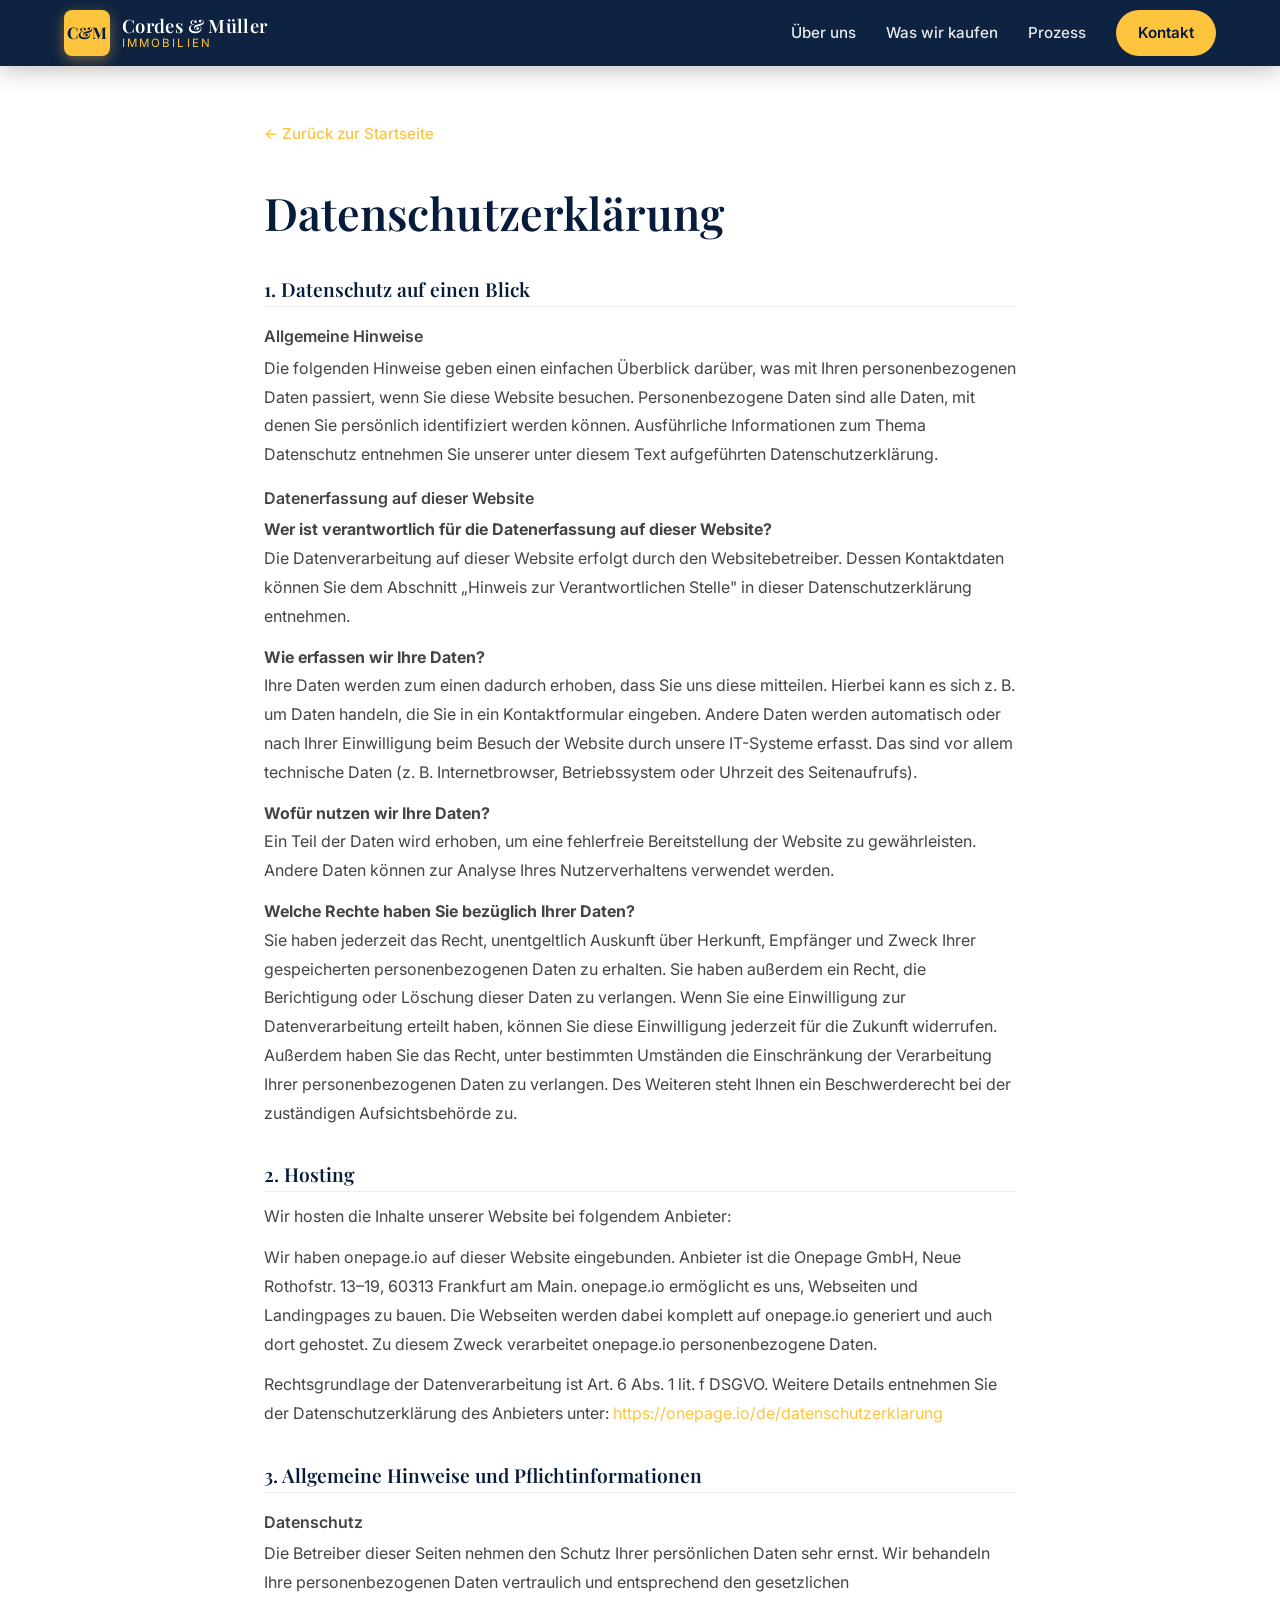
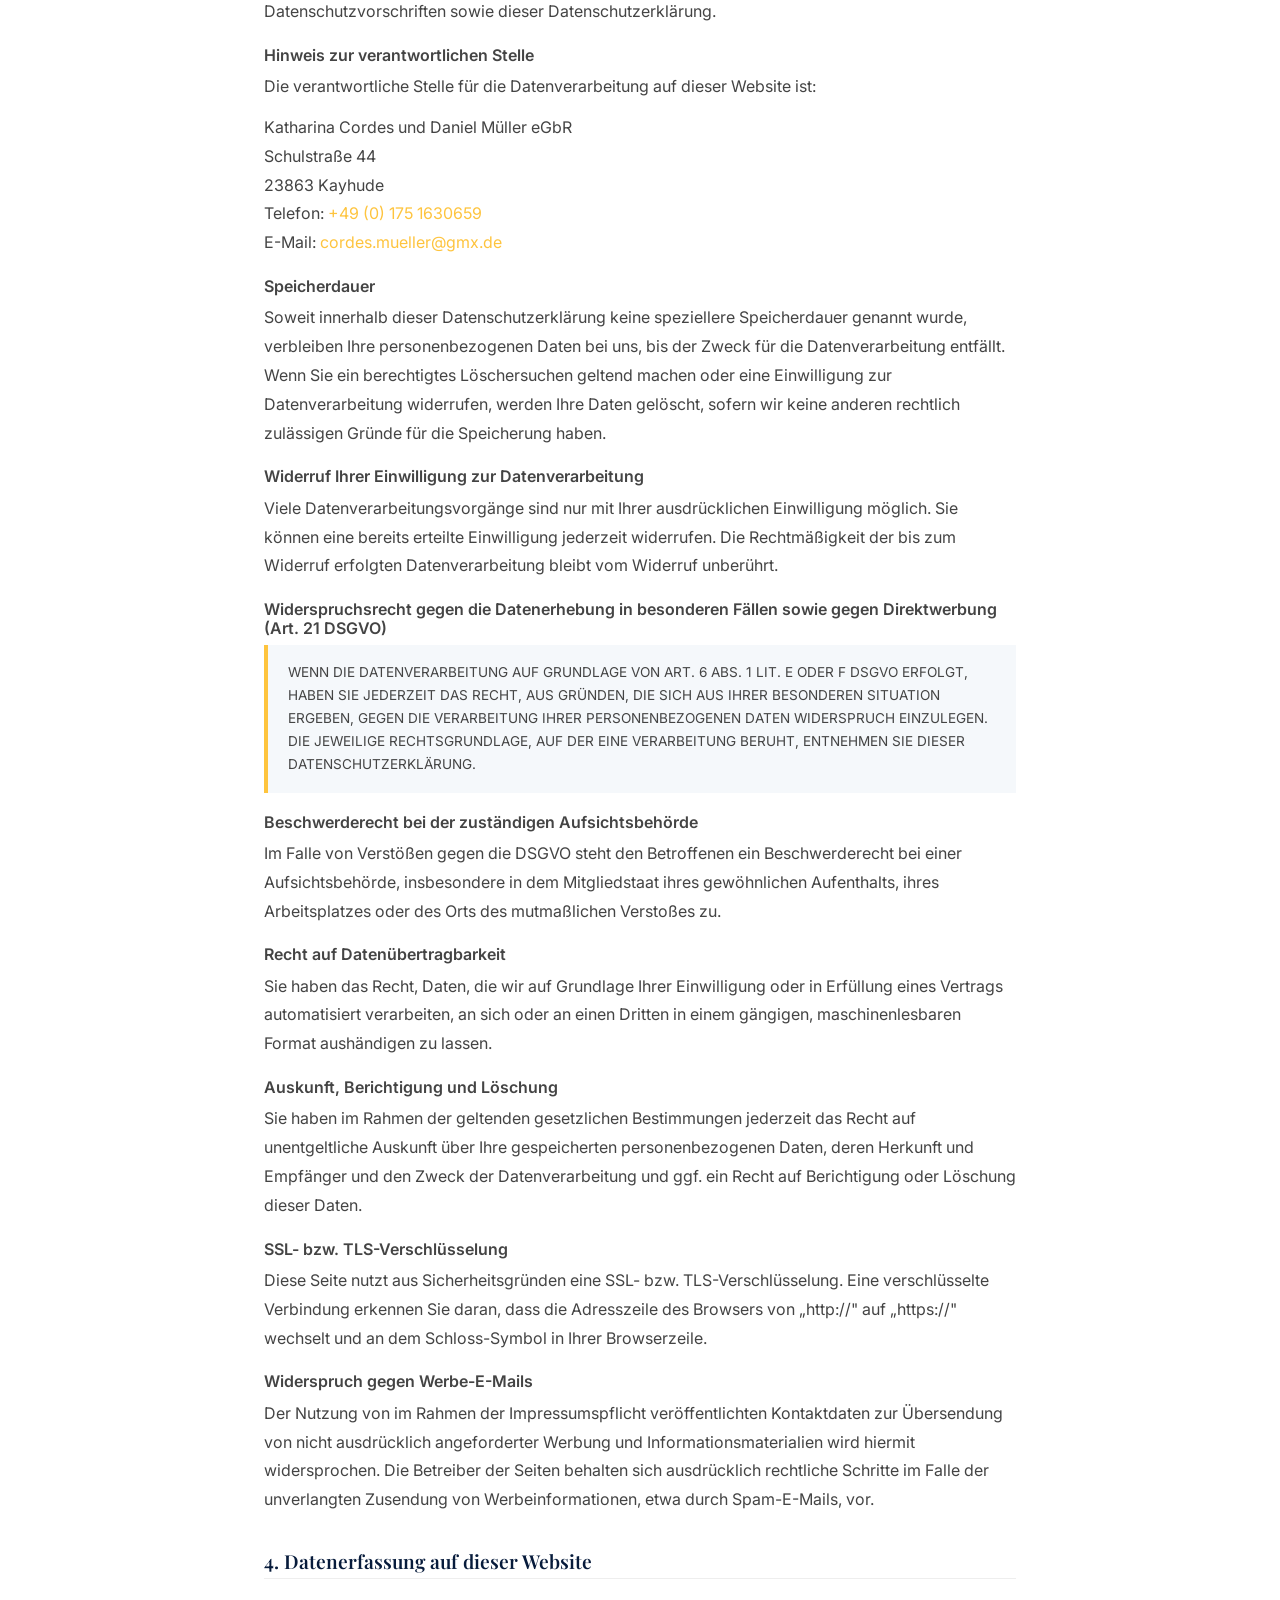
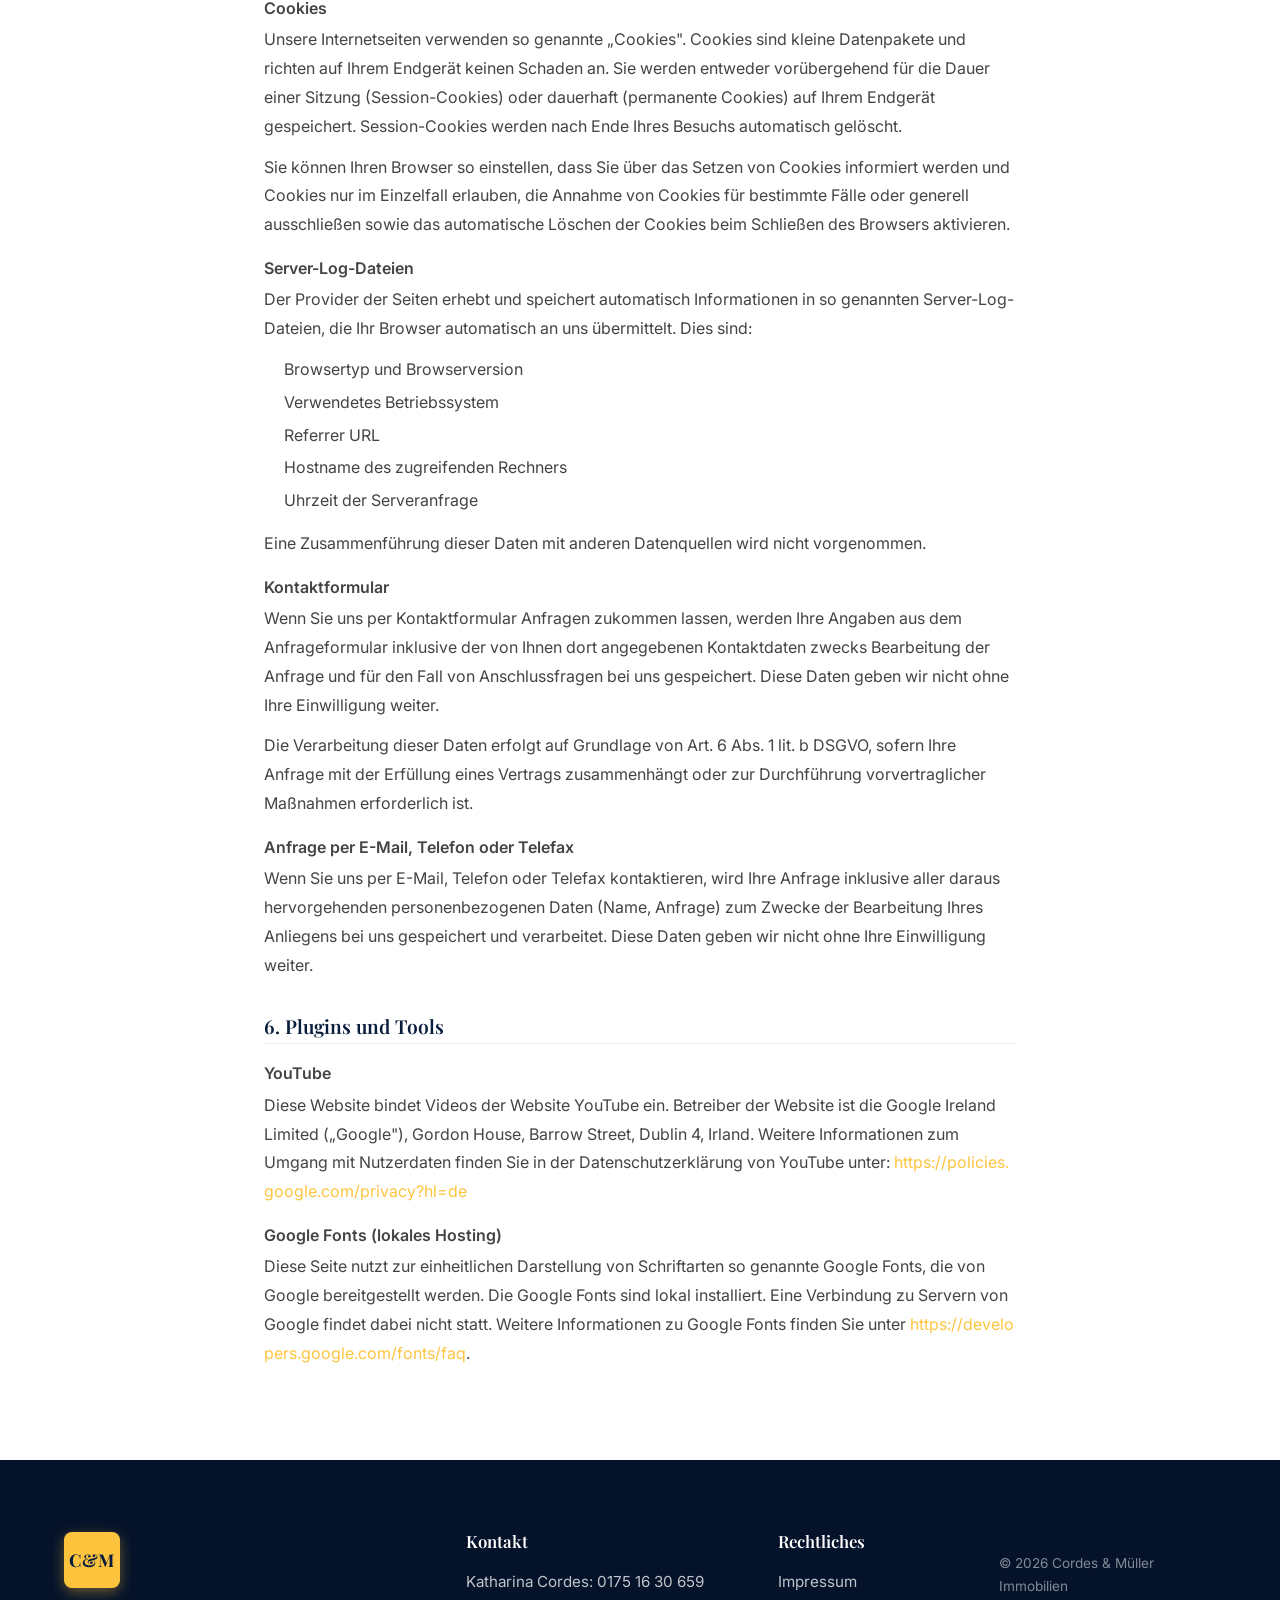
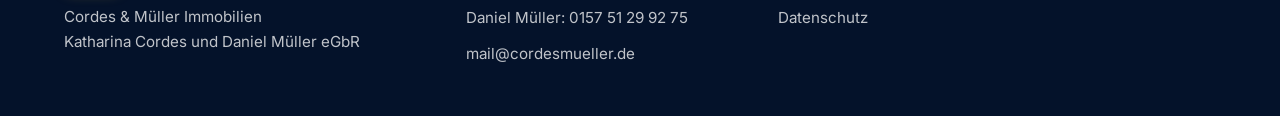
<file: datenschutz.html>
<!DOCTYPE html>
<html lang="de">
<head>
  <meta charset="UTF-8">
  <meta name="viewport" content="width=device-width, initial-scale=1.0">
  <title>Datenschutz – Cordes &amp; Müller Immobilien</title>
  <link rel="preconnect" href="https://fonts.googleapis.com">
  <link rel="preconnect" href="https://fonts.gstatic.com" crossorigin>
  <link href="https://fonts.googleapis.com/css2?family=Playfair+Display:wght@400;600&family=Inter:wght@300;400;500&display=swap" rel="stylesheet">
  <link rel="stylesheet" href="style.css">
  <style>
    .legal-page { padding: 120px 0 80px; min-height: 80vh; }
    .legal-page h1 { font-size: clamp(2rem, 4vw, 2.8rem); margin-bottom: 40px; }
    .legal-page h2 { font-size: 1.2rem; margin: 36px 0 10px; color: var(--green-dark, #071b3b); border-bottom: 1px solid #eee; padding-bottom: 6px; }
    .legal-page h3 { font-size: 1rem; margin: 20px 0 8px; color: #444; font-family: var(--font-body, sans-serif); font-weight: 600; }
    .legal-page p { margin-bottom: 12px; line-height: 1.8; color: #444; }
    .legal-page a { color: var(--gold, #fec43e); word-break: break-all; }
    .legal-page ul { margin: 0 0 14px 20px; color: #444; line-height: 1.8; }
    .legal-page ul li { margin-bottom: 4px; }
    .back-link { display: inline-flex; align-items: center; gap: 8px; margin-bottom: 40px; font-size: 0.95rem; color: var(--green-dark, #071b3b); font-weight: 500; }
    .back-link:hover { text-decoration: underline; }
    .uppercase-block { text-transform: uppercase; font-size: 0.85rem; line-height: 1.7; background: #f5f8fb; padding: 16px 20px; border-left: 4px solid var(--gold, #fec43e); margin-bottom: 14px; }
  </style>
</head>
<body>

  <header class="nav scrolled">
    <div class="nav-inner container">
      <a href="index.html" class="logo">
        <span class="logo-mark">C&amp;M</span>
        <span class="logo-text">
          <strong>Cordes &amp; Müller</strong>
          <small>Immobilien</small>
        </span>
      </a>
      <nav class="nav-links" aria-label="Hauptnavigation">
        <a href="index.html#ueber-uns">Über uns</a>
        <a href="index.html#kaufen">Was wir kaufen</a>
        <a href="index.html#prozess">Prozess</a>
        <a href="index.html#kontakt" class="nav-cta">Kontakt</a>
      </nav>
    </div>
  </header>

  <main class="legal-page">
    <div class="container" style="max-width:800px;">
      <a href="index.html" class="back-link">← Zurück zur Startseite</a>
      <h1>Datenschutzerklärung</h1>

      <h2>1. Datenschutz auf einen Blick</h2>

      <h3>Allgemeine Hinweise</h3>
      <p>Die folgenden Hinweise geben einen einfachen Überblick darüber, was mit Ihren personenbezogenen Daten passiert, wenn Sie diese Website besuchen. Personenbezogene Daten sind alle Daten, mit denen Sie persönlich identifiziert werden können. Ausführliche Informationen zum Thema Datenschutz entnehmen Sie unserer unter diesem Text aufgeführten Datenschutzerklärung.</p>

      <h3>Datenerfassung auf dieser Website</h3>
      <p><strong>Wer ist verantwortlich für die Datenerfassung auf dieser Website?</strong><br>
      Die Datenverarbeitung auf dieser Website erfolgt durch den Websitebetreiber. Dessen Kontaktdaten können Sie dem Abschnitt „Hinweis zur Verantwortlichen Stelle" in dieser Datenschutzerklärung entnehmen.</p>

      <p><strong>Wie erfassen wir Ihre Daten?</strong><br>
      Ihre Daten werden zum einen dadurch erhoben, dass Sie uns diese mitteilen. Hierbei kann es sich z. B. um Daten handeln, die Sie in ein Kontaktformular eingeben. Andere Daten werden automatisch oder nach Ihrer Einwilligung beim Besuch der Website durch unsere IT-Systeme erfasst. Das sind vor allem technische Daten (z. B. Internetbrowser, Betriebssystem oder Uhrzeit des Seitenaufrufs).</p>

      <p><strong>Wofür nutzen wir Ihre Daten?</strong><br>
      Ein Teil der Daten wird erhoben, um eine fehlerfreie Bereitstellung der Website zu gewährleisten. Andere Daten können zur Analyse Ihres Nutzerverhaltens verwendet werden.</p>

      <p><strong>Welche Rechte haben Sie bezüglich Ihrer Daten?</strong><br>
      Sie haben jederzeit das Recht, unentgeltlich Auskunft über Herkunft, Empfänger und Zweck Ihrer gespeicherten personenbezogenen Daten zu erhalten. Sie haben außerdem ein Recht, die Berichtigung oder Löschung dieser Daten zu verlangen. Wenn Sie eine Einwilligung zur Datenverarbeitung erteilt haben, können Sie diese Einwilligung jederzeit für die Zukunft widerrufen. Außerdem haben Sie das Recht, unter bestimmten Umständen die Einschränkung der Verarbeitung Ihrer personenbezogenen Daten zu verlangen. Des Weiteren steht Ihnen ein Beschwerderecht bei der zuständigen Aufsichtsbehörde zu.</p>

      <h2>2. Hosting</h2>
      <p>Wir hosten die Inhalte unserer Website bei folgendem Anbieter:</p>
      <p>Wir haben onepage.io auf dieser Website eingebunden. Anbieter ist die Onepage GmbH, Neue Rothofstr. 13–19, 60313 Frankfurt am Main. onepage.io ermöglicht es uns, Webseiten und Landingpages zu bauen. Die Webseiten werden dabei komplett auf onepage.io generiert und auch dort gehostet. Zu diesem Zweck verarbeitet onepage.io personenbezogene Daten.</p>
      <p>Rechtsgrundlage der Datenverarbeitung ist Art. 6 Abs. 1 lit. f DSGVO. Weitere Details entnehmen Sie der Datenschutzerklärung des Anbieters unter: <a href="https://onepage.io/de/datenschutzerklarung" target="_blank" rel="noopener">https://onepage.io/de/datenschutzerklarung</a></p>

      <h2>3. Allgemeine Hinweise und Pflichtinformationen</h2>

      <h3>Datenschutz</h3>
      <p>Die Betreiber dieser Seiten nehmen den Schutz Ihrer persönlichen Daten sehr ernst. Wir behandeln Ihre personenbezogenen Daten vertraulich und entsprechend den gesetzlichen Datenschutzvorschriften sowie dieser Datenschutzerklärung.</p>

      <h3>Hinweis zur verantwortlichen Stelle</h3>
      <p>Die verantwortliche Stelle für die Datenverarbeitung auf dieser Website ist:</p>
      <p>
        Katharina Cordes und Daniel Müller eGbR<br>
        Schulstraße 44<br>
        23863 Kayhude<br>
        Telefon: <a href="tel:+491751630659">+49 (0) 175 1630659</a><br>
        E-Mail: <a href="mailto:cordes.mueller@gmx.de">cordes.mueller@gmx.de</a>
      </p>

      <h3>Speicherdauer</h3>
      <p>Soweit innerhalb dieser Datenschutzerklärung keine speziellere Speicherdauer genannt wurde, verbleiben Ihre personenbezogenen Daten bei uns, bis der Zweck für die Datenverarbeitung entfällt. Wenn Sie ein berechtigtes Löschersuchen geltend machen oder eine Einwilligung zur Datenverarbeitung widerrufen, werden Ihre Daten gelöscht, sofern wir keine anderen rechtlich zulässigen Gründe für die Speicherung haben.</p>

      <h3>Widerruf Ihrer Einwilligung zur Datenverarbeitung</h3>
      <p>Viele Datenverarbeitungsvorgänge sind nur mit Ihrer ausdrücklichen Einwilligung möglich. Sie können eine bereits erteilte Einwilligung jederzeit widerrufen. Die Rechtmäßigkeit der bis zum Widerruf erfolgten Datenverarbeitung bleibt vom Widerruf unberührt.</p>

      <h3>Widerspruchsrecht gegen die Datenerhebung in besonderen Fällen sowie gegen Direktwerbung (Art. 21 DSGVO)</h3>
      <div class="uppercase-block">
        Wenn die Datenverarbeitung auf Grundlage von Art. 6 Abs. 1 lit. e oder f DSGVO erfolgt, haben Sie jederzeit das Recht, aus Gründen, die sich aus Ihrer besonderen Situation ergeben, gegen die Verarbeitung Ihrer personenbezogenen Daten Widerspruch einzulegen. Die jeweilige Rechtsgrundlage, auf der eine Verarbeitung beruht, entnehmen Sie dieser Datenschutzerklärung.
      </div>

      <h3>Beschwerderecht bei der zuständigen Aufsichtsbehörde</h3>
      <p>Im Falle von Verstößen gegen die DSGVO steht den Betroffenen ein Beschwerderecht bei einer Aufsichtsbehörde, insbesondere in dem Mitgliedstaat ihres gewöhnlichen Aufenthalts, ihres Arbeitsplatzes oder des Orts des mutmaßlichen Verstoßes zu.</p>

      <h3>Recht auf Datenübertragbarkeit</h3>
      <p>Sie haben das Recht, Daten, die wir auf Grundlage Ihrer Einwilligung oder in Erfüllung eines Vertrags automatisiert verarbeiten, an sich oder an einen Dritten in einem gängigen, maschinenlesbaren Format aushändigen zu lassen.</p>

      <h3>Auskunft, Berichtigung und Löschung</h3>
      <p>Sie haben im Rahmen der geltenden gesetzlichen Bestimmungen jederzeit das Recht auf unentgeltliche Auskunft über Ihre gespeicherten personenbezogenen Daten, deren Herkunft und Empfänger und den Zweck der Datenverarbeitung und ggf. ein Recht auf Berichtigung oder Löschung dieser Daten.</p>

      <h3>SSL- bzw. TLS-Verschlüsselung</h3>
      <p>Diese Seite nutzt aus Sicherheitsgründen eine SSL- bzw. TLS-Verschlüsselung. Eine verschlüsselte Verbindung erkennen Sie daran, dass die Adresszeile des Browsers von „http://" auf „https://" wechselt und an dem Schloss-Symbol in Ihrer Browserzeile.</p>

      <h3>Widerspruch gegen Werbe-E-Mails</h3>
      <p>Der Nutzung von im Rahmen der Impressumspflicht veröffentlichten Kontaktdaten zur Übersendung von nicht ausdrücklich angeforderter Werbung und Informationsmaterialien wird hiermit widersprochen. Die Betreiber der Seiten behalten sich ausdrücklich rechtliche Schritte im Falle der unverlangten Zusendung von Werbeinformationen, etwa durch Spam-E-Mails, vor.</p>

      <h2>4. Datenerfassung auf dieser Website</h2>

      <h3>Cookies</h3>
      <p>Unsere Internetseiten verwenden so genannte „Cookies". Cookies sind kleine Datenpakete und richten auf Ihrem Endgerät keinen Schaden an. Sie werden entweder vorübergehend für die Dauer einer Sitzung (Session-Cookies) oder dauerhaft (permanente Cookies) auf Ihrem Endgerät gespeichert. Session-Cookies werden nach Ende Ihres Besuchs automatisch gelöscht.</p>
      <p>Sie können Ihren Browser so einstellen, dass Sie über das Setzen von Cookies informiert werden und Cookies nur im Einzelfall erlauben, die Annahme von Cookies für bestimmte Fälle oder generell ausschließen sowie das automatische Löschen der Cookies beim Schließen des Browsers aktivieren.</p>

      <h3>Server-Log-Dateien</h3>
      <p>Der Provider der Seiten erhebt und speichert automatisch Informationen in so genannten Server-Log-Dateien, die Ihr Browser automatisch an uns übermittelt. Dies sind:</p>
      <ul>
        <li>Browsertyp und Browserversion</li>
        <li>Verwendetes Betriebssystem</li>
        <li>Referrer URL</li>
        <li>Hostname des zugreifenden Rechners</li>
        <li>Uhrzeit der Serveranfrage</li>
      </ul>
      <p>Eine Zusammenführung dieser Daten mit anderen Datenquellen wird nicht vorgenommen.</p>

      <h3>Kontaktformular</h3>
      <p>Wenn Sie uns per Kontaktformular Anfragen zukommen lassen, werden Ihre Angaben aus dem Anfrageformular inklusive der von Ihnen dort angegebenen Kontaktdaten zwecks Bearbeitung der Anfrage und für den Fall von Anschlussfragen bei uns gespeichert. Diese Daten geben wir nicht ohne Ihre Einwilligung weiter.</p>
      <p>Die Verarbeitung dieser Daten erfolgt auf Grundlage von Art. 6 Abs. 1 lit. b DSGVO, sofern Ihre Anfrage mit der Erfüllung eines Vertrags zusammenhängt oder zur Durchführung vorvertraglicher Maßnahmen erforderlich ist.</p>

      <h3>Anfrage per E-Mail, Telefon oder Telefax</h3>
      <p>Wenn Sie uns per E-Mail, Telefon oder Telefax kontaktieren, wird Ihre Anfrage inklusive aller daraus hervorgehenden personenbezogenen Daten (Name, Anfrage) zum Zwecke der Bearbeitung Ihres Anliegens bei uns gespeichert und verarbeitet. Diese Daten geben wir nicht ohne Ihre Einwilligung weiter.</p>

      <h2>6. Plugins und Tools</h2>

      <h3>YouTube</h3>
      <p>Diese Website bindet Videos der Website YouTube ein. Betreiber der Website ist die Google Ireland Limited („Google"), Gordon House, Barrow Street, Dublin 4, Irland. Weitere Informationen zum Umgang mit Nutzerdaten finden Sie in der Datenschutzerklärung von YouTube unter: <a href="https://policies.google.com/privacy?hl=de" target="_blank" rel="noopener">https://policies.google.com/privacy?hl=de</a></p>

      <h3>Google Fonts (lokales Hosting)</h3>
      <p>Diese Seite nutzt zur einheitlichen Darstellung von Schriftarten so genannte Google Fonts, die von Google bereitgestellt werden. Die Google Fonts sind lokal installiert. Eine Verbindung zu Servern von Google findet dabei nicht statt. Weitere Informationen zu Google Fonts finden Sie unter <a href="https://developers.google.com/fonts/faq" target="_blank" rel="noopener">https://developers.google.com/fonts/faq</a>.</p>

    </div>
  </main>

  <footer class="footer">
    <div class="container footer-grid">
      <div class="footer-brand">
        <span class="logo-mark logo-mark-footer">C&amp;M</span>
        <p>Cordes &amp; Müller Immobilien<br>Katharina Cordes und Daniel Müller eGbR</p>
      </div>
      <div class="footer-col">
        <h4>Kontakt</h4>
        <a href="tel:+491751630659">Katharina Cordes: 0175 16 30 659</a>
        <a href="tel:+4915751299275">Daniel Müller: 0157 51 29 92 75</a>
        <a href="mailto:mail@cordesmueller.de">mail@cordesmueller.de</a>
      </div>
      <div class="footer-col">
        <h4>Rechtliches</h4>
        <a href="impressum.html">Impressum</a>
        <a href="datenschutz.html">Datenschutz</a>
      </div>
      <div class="footer-col">
        <p class="footer-small">© 2026 Cordes &amp; Müller Immobilien</p>
      </div>
    </div>
  </footer>

</body>
</html>
</file>
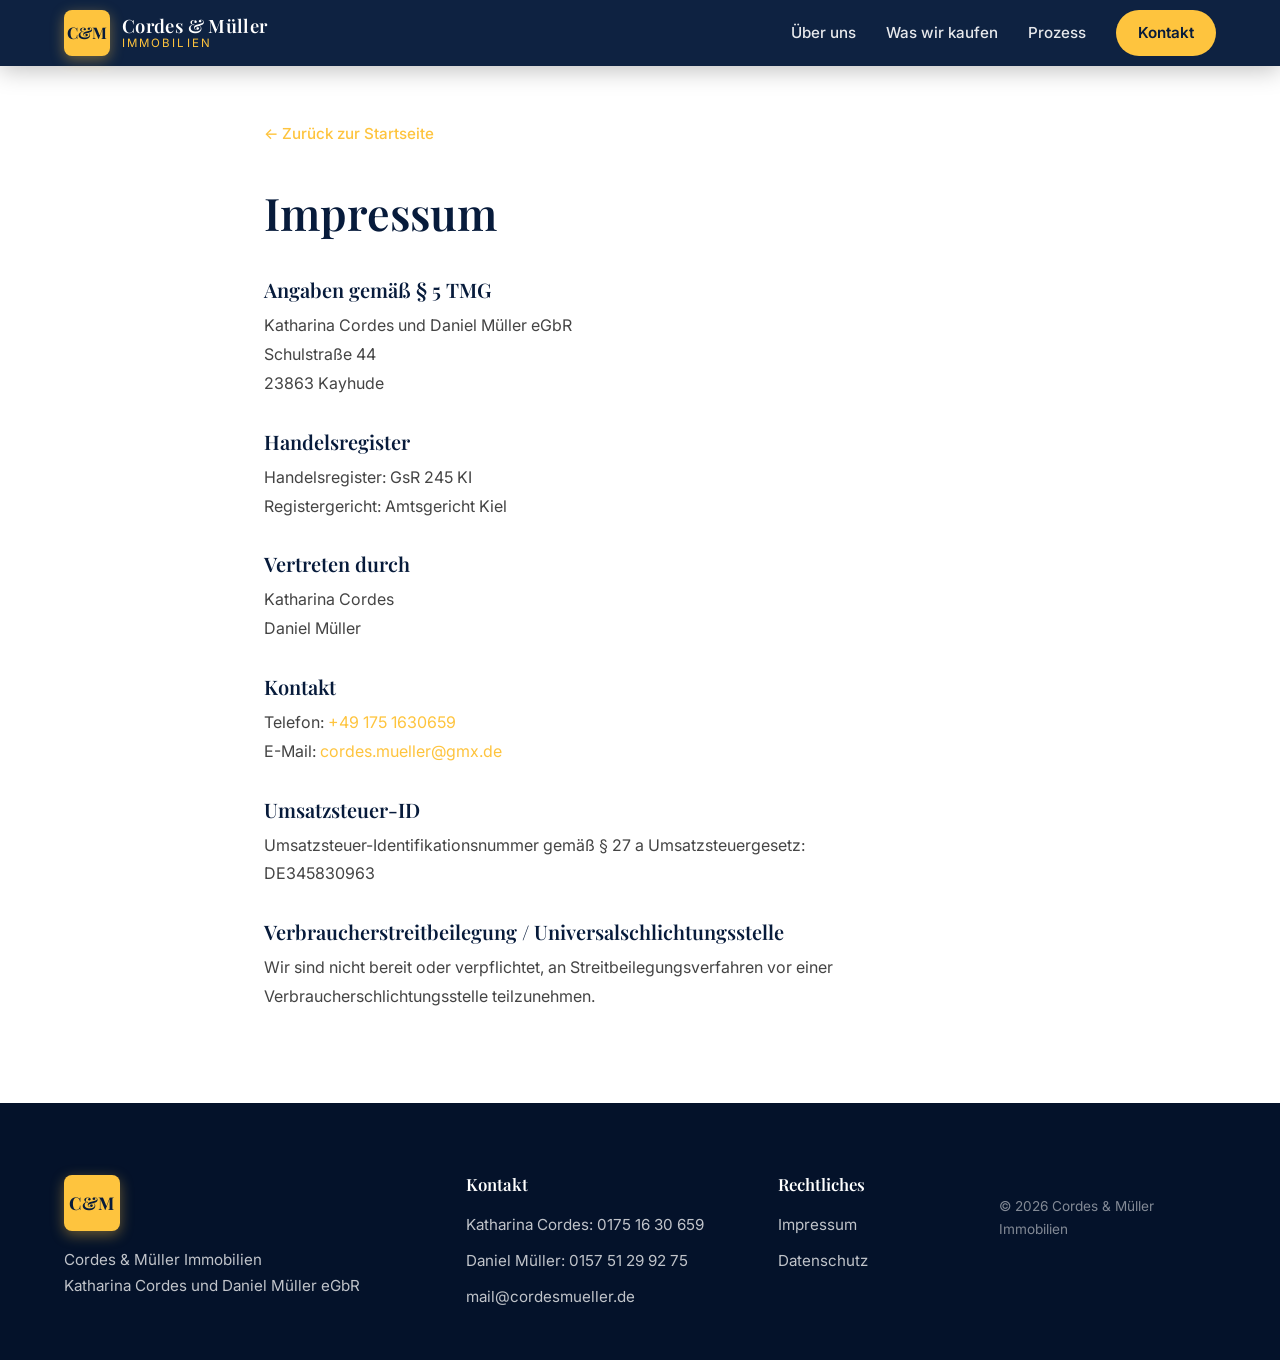
<file: impressum.html>
<!DOCTYPE html>
<html lang="de">
<head>
  <meta charset="UTF-8">
  <meta name="viewport" content="width=device-width, initial-scale=1.0">
  <title>Impressum – Cordes &amp; Müller Immobilien</title>
  <link rel="preconnect" href="https://fonts.googleapis.com">
  <link rel="preconnect" href="https://fonts.gstatic.com" crossorigin>
  <link href="https://fonts.googleapis.com/css2?family=Playfair+Display:wght@400;600&family=Inter:wght@300;400;500&display=swap" rel="stylesheet">
  <link rel="stylesheet" href="style.css">
  <style>
    .legal-page { padding: 120px 0 80px; min-height: 80vh; }
    .legal-page h1 { font-size: clamp(2rem, 4vw, 2.8rem); margin-bottom: 40px; }
    .legal-page h2 { font-size: 1.25rem; margin: 32px 0 10px; color: var(--green-dark, #071b3b); }
    .legal-page p, .legal-page address { margin-bottom: 12px; line-height: 1.8; font-style: normal; color: #444; }
    .legal-page a { color: var(--gold, #fec43e); }
    .back-link { display: inline-flex; align-items: center; gap: 8px; margin-bottom: 40px; font-size: 0.95rem; color: var(--green-dark, #071b3b); font-weight: 500; }
    .back-link:hover { text-decoration: underline; }
  </style>
</head>
<body>

  <header class="nav scrolled">
    <div class="nav-inner container">
      <a href="index.html" class="logo">
        <span class="logo-mark">C&amp;M</span>
        <span class="logo-text">
          <strong>Cordes &amp; Müller</strong>
          <small>Immobilien</small>
        </span>
      </a>
      <nav class="nav-links" aria-label="Hauptnavigation">
        <a href="index.html#ueber-uns">Über uns</a>
        <a href="index.html#kaufen">Was wir kaufen</a>
        <a href="index.html#prozess">Prozess</a>
        <a href="index.html#kontakt" class="nav-cta">Kontakt</a>
      </nav>
    </div>
  </header>

  <main class="legal-page">
    <div class="container" style="max-width:800px;">
      <a href="index.html" class="back-link">← Zurück zur Startseite</a>
      <h1>Impressum</h1>

      <h2>Angaben gemäß § 5 TMG</h2>
      <address>
        Katharina Cordes und Daniel Müller eGbR<br>
        Schulstraße 44<br>
        23863 Kayhude
      </address>

      <h2>Handelsregister</h2>
      <p>
        Handelsregister: GsR 245 KI<br>
        Registergericht: Amtsgericht Kiel
      </p>

      <h2>Vertreten durch</h2>
      <p>
        Katharina Cordes<br>
        Daniel Müller
      </p>

      <h2>Kontakt</h2>
      <p>
        Telefon: <a href="tel:+491751630659">+49 175 1630659</a><br>
        E-Mail: <a href="mailto:cordes.mueller@gmx.de">cordes.mueller@gmx.de</a>
      </p>

      <h2>Umsatzsteuer-ID</h2>
      <p>
        Umsatzsteuer-Identifikationsnummer gemäß § 27 a Umsatzsteuergesetz:<br>
        DE345830963
      </p>

      <h2>Verbraucherstreitbeilegung / Universalschlichtungsstelle</h2>
      <p>
        Wir sind nicht bereit oder verpflichtet, an Streitbeilegungsverfahren vor einer Verbraucherschlichtungsstelle teilzunehmen.
      </p>
    </div>
  </main>

  <footer class="footer">
    <div class="container footer-grid">
      <div class="footer-brand">
        <span class="logo-mark logo-mark-footer">C&amp;M</span>
        <p>Cordes &amp; Müller Immobilien<br>Katharina Cordes und Daniel Müller eGbR</p>
      </div>
      <div class="footer-col">
        <h4>Kontakt</h4>
        <a href="tel:+491751630659">Katharina Cordes: 0175 16 30 659</a>
        <a href="tel:+4915751299275">Daniel Müller: 0157 51 29 92 75</a>
        <a href="mailto:mail@cordesmueller.de">mail@cordesmueller.de</a>
      </div>
      <div class="footer-col">
        <h4>Rechtliches</h4>
        <a href="impressum.html">Impressum</a>
        <a href="datenschutz.html">Datenschutz</a>
      </div>
      <div class="footer-col">
        <p class="footer-small">© 2026 Cordes &amp; Müller Immobilien</p>
      </div>
    </div>
  </footer>

</body>
</html>
</file>
<file: style.css>
/* ============================================================
   Cordes & Müller Immobilien — Style
   Premium One-Page Website
   ============================================================ */

/* ---------- CSS Custom Properties ---------- */
:root {
  --green-dark: #071b3b;
  --green-deep: #04122a;
  --green-mid: #0d2d56;
  --white: #ffffff;
  --off-white: #f5f8fb;
  --gray-light: #f3f3f3;
  --gray: #6b6b6b;
  --gray-dark: #444444;
  --gold: #fec43e;
  --gold-light: #ffd166;
  --gold-dark: #d4a017;

  --font-head: 'Playfair Display', serif;
  --font-body: 'Inter', sans-serif;

  --shadow-sm: 0 4px 14px rgba(7, 27, 59, 0.08);
  --shadow-md: 0 12px 34px rgba(7, 27, 59, 0.14);
  --shadow-lg: 0 24px 60px rgba(7, 27, 59, 0.22);

  --radius: 14px;
  --radius-lg: 24px;

  --container: 1200px;
  --transition: 0.35s cubic-bezier(0.25, 0.46, 0.45, 0.94);
}

/* ---------- Reset & Base ---------- */
*, *::before, *::after {
  margin: 0;
  padding: 0;
  box-sizing: border-box;
}

html {
  scroll-behavior: smooth;
  scroll-padding-top: 80px;
}

body {
  font-family: var(--font-body);
  color: var(--gray-dark);
  background: var(--white);
  line-height: 1.7;
  font-size: 16px;
  -webkit-font-smoothing: antialiased;
  overflow-x: hidden;
}

img {
  max-width: 100%;
  display: block;
}

a {
  text-decoration: none;
  color: inherit;
}

ul {
  list-style: none;
}

.container {
  width: 100%;
  max-width: var(--container);
  margin: 0 auto;
  padding: 0 24px;
}

.section {
  padding: 96px 0;
}

/* ---------- Typography ---------- */
h1, h2, h3, h4 {
  font-family: var(--font-head);
  color: var(--green-dark);
  line-height: 1.15;
  font-weight: 600;
}

.section-title {
  font-size: clamp(2rem, 4.5vw, 3.1rem);
  margin-bottom: 20px;
}

.section-sub {
  font-size: 1.1rem;
  color: var(--gray);
  max-width: 620px;
  margin: 0 auto;
}

.section-head {
  text-align: center;
  margin-bottom: 64px;
}

.section-head .section-title {
  margin-bottom: 14px;
}

.eyebrow {
  font-family: var(--font-body);
  font-size: 0.8rem;
  letter-spacing: 0.22em;
  text-transform: uppercase;
  color: var(--gold);
  font-weight: 600;
  margin-bottom: 14px;
}

.eyebrow-light {
  color: var(--gold-light);
}

.lead {
  font-size: 1.25rem;
  color: var(--green-dark);
  font-weight: 500;
  margin-bottom: 18px;
}

.body {
  color: var(--gray);
  margin-bottom: 20px;
}

/* ============================================================
   NAVIGATION
   ============================================================ */
.nav {
  position: fixed;
  top: 0;
  left: 0;
  right: 0;
  z-index: 1000;
  padding: 18px 0;
  transition: background var(--transition), padding var(--transition), box-shadow var(--transition);
  background: transparent;
}

.nav.scrolled {
  background: rgba(7, 27, 59, 0.97);
  padding: 10px 0;
  box-shadow: 0 4px 24px rgba(0, 0, 0, 0.25);
  backdrop-filter: blur(10px);
}

.nav-inner {
  display: flex;
  align-items: center;
  justify-content: space-between;
}

.logo {
  display: flex;
  align-items: center;
  gap: 12px;
}

.logo-mark {
  display: inline-flex;
  align-items: center;
  justify-content: center;
  width: 46px;
  height: 46px;
  background: var(--gold);
  color: var(--green-dark);
  font-family: var(--font-head);
  font-weight: 700;
  font-size: 1rem;
  letter-spacing: 0.02em;
  border-radius: 8px;
  box-shadow: 0 4px 14px rgba(254, 196, 62, 0.4);
}

.logo-text {
  display: flex;
  flex-direction: column;
  line-height: 1.2;
}

.logo-text strong {
  color: var(--white);
  font-family: var(--font-head);
  font-size: 1.15rem;
  font-weight: 600;
  letter-spacing: 0.02em;
}

.logo-text small {
  color: var(--gold);
  font-size: 0.72rem;
  letter-spacing: 0.18em;
  text-transform: uppercase;
}

.nav-links {
  display: flex;
  align-items: center;
  gap: 30px;
}

.nav-links a {
  color: rgba(255, 255, 255, 0.9);
  font-size: 0.95rem;
  font-weight: 500;
  position: relative;
  padding: 6px 0;
  transition: color var(--transition);
}

.nav-links a:not(.nav-cta)::after {
  content: '';
  position: absolute;
  left: 0;
  bottom: 0;
  width: 0;
  height: 2px;
  background: var(--gold);
  transition: width var(--transition);
}

.nav-links a:not(.nav-cta):hover {
  color: var(--gold-light);
}

.nav-links a:not(.nav-cta):hover::after {
  width: 100%;
}

.nav-cta {
  background: var(--gold);
  color: var(--green-dark) !important;
  padding: 10px 22px !important;
  border-radius: 50px;
  font-weight: 600 !important;
  transition: background var(--transition), transform var(--transition) !important;
}

.nav-cta:hover {
  background: var(--gold-light);
  transform: translateY(-2px);
}

.nav-toggle {
  display: none;
  flex-direction: column;
  gap: 5px;
  background: none;
  border: none;
  cursor: pointer;
  padding: 8px;
  z-index: 1001;
}

.nav-toggle span {
  width: 26px;
  height: 2px;
  background: var(--white);
  border-radius: 2px;
  transition: transform var(--transition), opacity var(--transition);
}

.nav-toggle.active span:nth-child(1) {
  transform: translateY(7px) rotate(45deg);
}
.nav-toggle.active span:nth-child(2) {
  opacity: 0;
}
.nav-toggle.active span:nth-child(3) {
  transform: translateY(-7px) rotate(-45deg);
}

/* ============================================================
   HERO
   ============================================================ */
.hero {
  position: relative;
  min-height: 100vh;
  display: flex;
  align-items: center;
  overflow: hidden;
}

.hero-bg {
  position: absolute;
  inset: 0;
  background-size: cover;
  background-position: center;
  animation: heroZoom 18s ease-in-out infinite alternate;
}

@keyframes heroZoom {
  from { transform: scale(1); }
  to { transform: scale(1.08); }
}

.hero-overlay {
  position: absolute;
  inset: 0;
  background: linear-gradient(
    180deg,
    rgba(4, 18, 42, 0.72) 0%,
    rgba(4, 18, 42, 0.55) 45%,
    rgba(4, 18, 42, 0.82) 100%
  );
}

.hero-content {
  position: relative;
  z-index: 2;
  color: var(--white);
  padding-top: 120px;
  padding-bottom: 60px;
  max-width: 780px;
}

.hero-eyebrow {
  font-family: var(--font-body);
  font-size: 0.85rem;
  letter-spacing: 0.24em;
  text-transform: uppercase;
  color: var(--gold-light);
  font-weight: 600;
  margin-bottom: 22px;
  animation: fadeUp 1s ease both;
}

.hero-title {
  font-size: clamp(2.4rem, 6vw, 4.2rem);
  color: var(--white);
  font-weight: 600;
  margin-bottom: 24px;
  animation: fadeUp 1s 0.15s ease both;
}

.hero-title em {
  font-style: italic;
  color: var(--gold-light);
}

.hero-text {
  font-size: clamp(1.05rem, 2vw, 1.3rem);
  color: rgba(255, 255, 255, 0.92);
  max-width: 620px;
  margin-bottom: 36px;
  animation: fadeUp 1s 0.3s ease both;
}

.hero-actions {
  display: flex;
  flex-wrap: wrap;
  gap: 16px;
  margin-bottom: 60px;
  animation: fadeUp 1s 0.45s ease both;
}

.hero-stats {
  display: flex;
  gap: 60px;
  flex-wrap: wrap;
  animation: fadeUp 1s 0.6s ease both;
}

.stat strong {
  display: block;
  font-family: var(--font-head);
  font-size: 2rem;
  color: var(--gold-light);
  font-weight: 600;
}

.stat span {
  font-size: 0.9rem;
  color: rgba(255, 255, 255, 0.8);
}

.hero-scroll {
  position: absolute;
  bottom: 30px;
  left: 50%;
  transform: translateX(-50%);
  z-index: 2;
  display: flex;
  justify-content: center;
}

.scroll-line {
  width: 2px;
  height: 60px;
  background: linear-gradient(to bottom, var(--gold), transparent);
  position: relative;
  overflow: hidden;
}

.scroll-line::after {
  content: '';
  position: absolute;
  top: -100%;
  left: 0;
  width: 100%;
  height: 100%;
  background: linear-gradient(to bottom, transparent, var(--gold-light));
  animation: scrollPulse 2s ease-in-out infinite;
}

@keyframes scrollPulse {
  0% { top: -100%; }
  100% { top: 100%; }
}

@keyframes fadeUp {
  from { opacity: 0; transform: translateY(30px); }
  to { opacity: 1; transform: translateY(0); }
}

/* ---------- Buttons ---------- */
.btn {
  display: inline-block;
  padding: 15px 34px;
  border-radius: 50px;
  font-family: var(--font-body);
  font-size: 0.95rem;
  font-weight: 600;
  letter-spacing: 0.02em;
  cursor: pointer;
  border: none;
  transition: transform var(--transition), box-shadow var(--transition), background var(--transition), color var(--transition);
  text-align: center;
}

.btn-gold {
  background: var(--gold);
  color: var(--green-dark);
  box-shadow: 0 8px 24px rgba(254, 196, 62, 0.35);
}

.btn-gold:hover {
  background: var(--gold-light);
  transform: translateY(-3px);
  box-shadow: 0 14px 32px rgba(254, 196, 62, 0.45);
}

.btn-ghost {
  background: transparent;
  color: var(--white);
  border: 2px solid rgba(255, 255, 255, 0.6);
}

.btn-ghost:hover {
  border-color: var(--gold-light);
  color: var(--gold-light);
  transform: translateY(-3px);
}

.btn-block {
  width: 100%;
}

/* ============================================================
   ABOUT
   ============================================================ */
.about {
  background: var(--white);
}

.about-grid {
  display: grid;
  grid-template-columns: 5fr 6fr;
  gap: 70px;
  align-items: center;
}

.about-media {
  position: relative;
}

.about-img {
  width: 100%;
  height: 560px;
  object-fit: cover;
  border-radius: var(--radius-lg);
  box-shadow: var(--shadow-lg);
}

.about-media::before {
  content: '';
  position: absolute;
  top: -22px;
  left: -22px;
  right: 40px;
  bottom: 40px;
  border: 2px solid var(--gold);
  border-radius: var(--radius-lg);
  z-index: -1;
  opacity: 0.5;
}

.about-badge {
  position: absolute;
  bottom: 24px;
  left: 24px;
  background: var(--green-dark);
  color: var(--white);
  padding: 16px 22px;
  border-radius: var(--radius);
  box-shadow: var(--shadow-md);
  border-left: 4px solid var(--gold);
}

.badge-name {
  display: block;
  font-family: var(--font-head);
  font-size: 1.1rem;
  font-weight: 600;
}

.badge-role {
  font-size: 0.8rem;
  color: var(--gold-light);
  letter-spacing: 0.06em;
}

.about-quote {
  margin: 28px 0;
  padding: 24px 28px;
  background: var(--off-white);
  border-left: 4px solid var(--gold);
  border-radius: 0 var(--radius) var(--radius) 0;
}

.about-quote p {
  font-family: var(--font-head);
  font-style: italic;
  font-size: 1.2rem;
  color: var(--green-dark);
  line-height: 1.5;
}

.about-quote cite {
  display: block;
  margin-top: 10px;
  font-style: normal;
  font-size: 0.85rem;
  color: var(--gold-dark);
  font-family: var(--font-body);
  letter-spacing: 0.04em;
}

.about-contact {
  display: grid;
  grid-template-columns: 1fr 1fr;
  gap: 16px;
  margin-top: 10px;
}

.contact-person {
  background: var(--gray-light);
  padding: 16px 18px;
  border-radius: var(--radius);
}

.person-label {
  display: block;
  font-size: 0.8rem;
  color: var(--gray);
  margin-bottom: 4px;
}

.contact-person a {
  font-family: var(--font-head);
  font-size: 1.15rem;
  color: var(--green-dark);
  font-weight: 600;
  transition: color var(--transition);
}

.contact-person a:hover {
  color: var(--gold-dark);
}

/* ============================================================
   BUY (Was wir kaufen)
   ============================================================ */
.buy {
  background: var(--off-white);
}

.buy-grid {
  display: grid;
  grid-template-columns: 1fr 1fr;
  gap: 40px;
}

.card {
  background: var(--white);
  border-radius: var(--radius-lg);
  overflow: hidden;
  box-shadow: var(--shadow-sm);
  transition: transform var(--transition), box-shadow var(--transition);
}

.card:hover {
  transform: translateY(-8px);
  box-shadow: var(--shadow-lg);
}

.card-img {
  overflow: hidden;
  height: 300px;
}

.card-img img {
  width: 100%;
  height: 100%;
  object-fit: cover;
  transition: transform 0.7s ease;
}

.card:hover .card-img img {
  transform: scale(1.08);
}

.card-body {
  padding: 32px;
}

.card-body h3 {
  font-size: 1.6rem;
  margin-bottom: 18px;
}

.card-list li {
  position: relative;
  padding-left: 28px;
  margin-bottom: 10px;
  color: var(--gray-dark);
  font-size: 1.05rem;
}

.card-list li::before {
  content: '✓';
  position: absolute;
  left: 0;
  top: 0;
  color: var(--gold);
  font-weight: 700;
}

/* ============================================================
   PROCESS
   ============================================================ */
.process {
  background: var(--white);
}

.process-grid {
  display: grid;
  grid-template-columns: repeat(4, 1fr);
  gap: 30px;
}

.step {
  position: relative;
  padding: 36px 30px;
  background: var(--off-white);
  border-radius: var(--radius);
  border-top: 4px solid var(--gold);
  transition: transform var(--transition), box-shadow var(--transition);
}

.step:hover {
  transform: translateY(-6px);
  box-shadow: var(--shadow-md);
}

.step-num {
  display: inline-block;
  font-family: var(--font-head);
  font-size: 2.6rem;
  font-weight: 700;
  color: var(--gold);
  line-height: 1;
  margin-bottom: 18px;
  opacity: 0.8;
}

.step h3 {
  font-size: 1.35rem;
  margin-bottom: 12px;
}

.step p {
  color: var(--gray);
  font-size: 0.98rem;
}

/* ============================================================
   BENEFITS
   ============================================================ */
.benefits {
  background: var(--green-dark);
  position: relative;
  overflow: hidden;
}

.benefits::before {
  content: '';
  position: absolute;
  top: -120px;
  right: -120px;
  width: 400px;
  height: 400px;
  background: radial-gradient(circle, rgba(254, 196, 62, 0.12), transparent 70%);
}

.benefits .section-title {
  color: var(--white);
}

.benefits .section-sub {
  color: rgba(255, 255, 255, 0.7);
}

.benefits-grid {
  display: grid;
  grid-template-columns: repeat(3, 1fr);
  gap: 28px;
  position: relative;
  z-index: 1;
}

.benefit {
  background: rgba(255, 255, 255, 0.06);
  border: 1px solid rgba(255, 255, 255, 0.1);
  border-radius: var(--radius);
  padding: 34px 30px;
  backdrop-filter: blur(4px);
  transition: background var(--transition), transform var(--transition), border-color var(--transition);
}

.benefit:hover {
  background: rgba(255, 255, 255, 0.1);
  border-color: var(--gold);
  transform: translateY(-6px);
}

.benefit-icon {
  display: inline-flex;
  align-items: center;
  justify-content: center;
  width: 44px;
  height: 44px;
  background: var(--gold);
  color: var(--green-dark);
  border-radius: 50%;
  font-weight: 700;
  font-size: 1.1rem;
  margin-bottom: 20px;
}

.benefit h3 {
  color: var(--white);
  font-size: 1.25rem;
  margin-bottom: 10px;
}

.benefit p {
  color: rgba(255, 255, 255, 0.75);
  font-size: 0.97rem;
}

/* ============================================================
   GALLERY
   ============================================================ */
.gallery {
  background: var(--off-white);
  padding: 64px 0;
}

.gallery-grid {
  display: grid;
  grid-template-columns: 1fr 1fr 1fr 1fr;
  gap: 18px;
}

.gallery-img {
  width: 100%;
  height: 300px;
  object-fit: cover;
  border-radius: var(--radius);
  transition: transform 0.6s ease, box-shadow var(--transition);
}

.gallery-img:hover {
  transform: scale(1.03);
  box-shadow: var(--shadow-md);
}

/* ============================================================
   TIPPGEBER (Referral)
   ============================================================ */
.refer {
  background: linear-gradient(135deg, var(--green-deep), var(--green-mid));
  position: relative;
  overflow: hidden;
}

.refer::before {
  content: '';
  position: absolute;
  bottom: -160px;
  left: -100px;
  width: 460px;
  height: 460px;
  border: 2px solid rgba(254, 196, 62, 0.25);
  border-radius: 50%;
}

.refer::after {
  content: '';
  position: absolute;
  bottom: -80px;
  left: -20px;
  width: 300px;
  height: 300px;
  border: 2px solid rgba(254, 196, 62, 0.15);
  border-radius: 50%;
}

.refer-inner {
  position: relative;
  z-index: 1;
  display: flex;
  justify-content: flex-end;
}

.refer-content {
  max-width: 620px;
  text-align: right;
}

.refer-content .section-title {
  color: var(--white);
  margin-bottom: 20px;
}

.refer-text {
  color: rgba(255, 255, 255, 0.85);
  font-size: 1.15rem;
  margin-bottom: 36px;
}

/* ============================================================
   CONTACT
   ============================================================ */
.contact {
  background: var(--off-white);
}

.contact-grid {
  display: grid;
  grid-template-columns: 5fr 7fr;
  gap: 70px;
  align-items: start;
}

.contact-block {
  margin-bottom: 26px;
}

.contact-block h3 {
  font-size: 1.05rem;
  margin-bottom: 4px;
}

.contact-block a {
  font-size: 1.15rem;
  color: var(--green-dark);
  font-weight: 500;
  transition: color var(--transition);
}

.contact-block a:hover {
  color: var(--gold-dark);
}

.contact-region {
  margin-top: 30px;
  padding-top: 24px;
  border-top: 1px solid var(--gray-light);
  color: var(--gray);
  font-size: 0.95rem;
}

.contact-form {
  background: var(--white);
  padding: 44px;
  border-radius: var(--radius-lg);
  box-shadow: var(--shadow-md);
  border-top: 4px solid var(--gold);
}

.form-row {
  display: grid;
  grid-template-columns: 1fr 1fr;
  gap: 20px;
}

.form-group {
  margin-bottom: 20px;
}

.form-group label {
  display: block;
  font-size: 0.88rem;
  font-weight: 600;
  color: var(--green-dark);
  margin-bottom: 8px;
}

.form-group input,
.form-group select,
.form-group textarea {
  width: 100%;
  padding: 14px 16px;
  border: 1.5px solid var(--gray-light);
  border-radius: var(--radius);
  font-family: var(--font-body);
  font-size: 0.98rem;
  color: var(--gray-dark);
  background: var(--off-white);
  transition: border-color var(--transition), box-shadow var(--transition), background var(--transition);
}

.form-group input:focus,
.form-group select:focus,
.form-group textarea:focus {
  outline: none;
  border-color: var(--gold);
  background: var(--white);
  box-shadow: 0 0 0 4px rgba(254, 196, 62, 0.15);
}

.form-group textarea {
  resize: vertical;
  min-height: 110px;
}

.form-note {
  font-size: 0.82rem;
  color: var(--gray);
  text-align: center;
  margin-top: 16px;
}

/* ============================================================
   FOOTER
   ============================================================ */
.footer {
  background: var(--green-deep);
  color: rgba(255, 255, 255, 0.75);
  padding: 72px 0 40px;
}

.footer-grid {
  display: grid;
  grid-template-columns: 2fr 1.5fr 1fr 1.2fr;
  gap: 40px;
}

.footer-brand p {
  margin-top: 16px;
  font-size: 0.95rem;
  line-height: 1.7;
}

.logo-mark-footer {
  width: 56px;
  height: 56px;
  font-size: 1.1rem;
}

.footer-col h4 {
  color: var(--white);
  font-size: 1.05rem;
  margin-bottom: 18px;
}

.footer-col a {
  display: block;
  color: rgba(255, 255, 255, 0.75);
  margin-bottom: 10px;
  font-size: 0.95rem;
  transition: color var(--transition);
}

.footer-col a:hover {
  color: var(--gold-light);
}

.footer-small {
  margin-top: 20px;
  font-size: 0.85rem;
  color: rgba(255, 255, 255, 0.5);
}

/* ============================================================
   REVEAL ANIMATION
   ============================================================ */
.reveal {
  opacity: 0;
  transform: translateY(40px);
  transition: opacity 0.8s ease, transform 0.8s ease;
}

.reveal.visible {
  opacity: 1;
  transform: translateY(0);
}

/* ============================================================
   RESPONSIVE
   ============================================================ */
@media (max-width: 1024px) {
  .section {
    padding: 72px 0;
  }

  .process-grid {
    grid-template-columns: 1fr 1fr;
    gap: 24px;
  }

  .benefits-grid {
    grid-template-columns: 1fr 1fr;
  }

  .gallery-grid {
    grid-template-columns: 1fr 1fr;
  }

  .about-grid {
    gap: 50px;
  }

  .contact-grid {
    grid-template-columns: 1fr;
    gap: 50px;
  }

  .footer-grid {
    grid-template-columns: 1fr 1fr;
  }
}

@media (max-width: 768px) {
  .section {
    padding: 60px 0;
  }

  .container {
    padding: 0 20px;
  }

  /* Nav */
  .nav-toggle {
    display: flex;
  }

  .nav-links {
    position: fixed;
    top: 0;
    right: -100%;
    height: 100vh;
    width: min(320px, 80vw);
    background: var(--green-dark);
    flex-direction: column;
    align-items: flex-start;
    justify-content: center;
    gap: 24px;
    padding: 40px;
    transition: right 0.4s ease;
    box-shadow: -10px 0 40px rgba(0, 0, 0, 0.3);
  }

  .nav-links.open {
    right: 0;
  }

  .nav-links a {
    font-size: 1.15rem;
  }

  .nav-cta {
    margin-top: 12px;
  }

  /* Hero */
  .hero-content {
    padding-top: 140px;
  }

  .hero-stats {
    gap: 36px;
  }

  /* About */
  .about-grid {
    grid-template-columns: 1fr;
    gap: 50px;
  }

  .about-img {
    height: 420px;
  }

  .about-contact {
    grid-template-columns: 1fr;
  }

  /* Buy */
  .buy-grid {
    grid-template-columns: 1fr;
  }

  .card-img {
    height: 250px;
  }

  /* Process */
  .process-grid {
    grid-template-columns: 1fr;
  }

  /* Benefits */
  .benefits-grid {
    grid-template-columns: 1fr;
  }

  /* Gallery */
  .gallery-grid {
    grid-template-columns: 1fr;
  }

  .gallery-img {
    height: 240px;
  }

  /* Refer */
  .refer-inner {
    justify-content: flex-start;
  }

  .refer-content {
    text-align: left;
    max-width: 100%;
  }

  /* Contact */
  .contact-form {
    padding: 28px;
  }

  .form-row {
    grid-template-columns: 1fr;
    gap: 0;
  }

  /* Footer */
  .footer-grid {
    grid-template-columns: 1fr;
    gap: 32px;
  }
}
</file>
